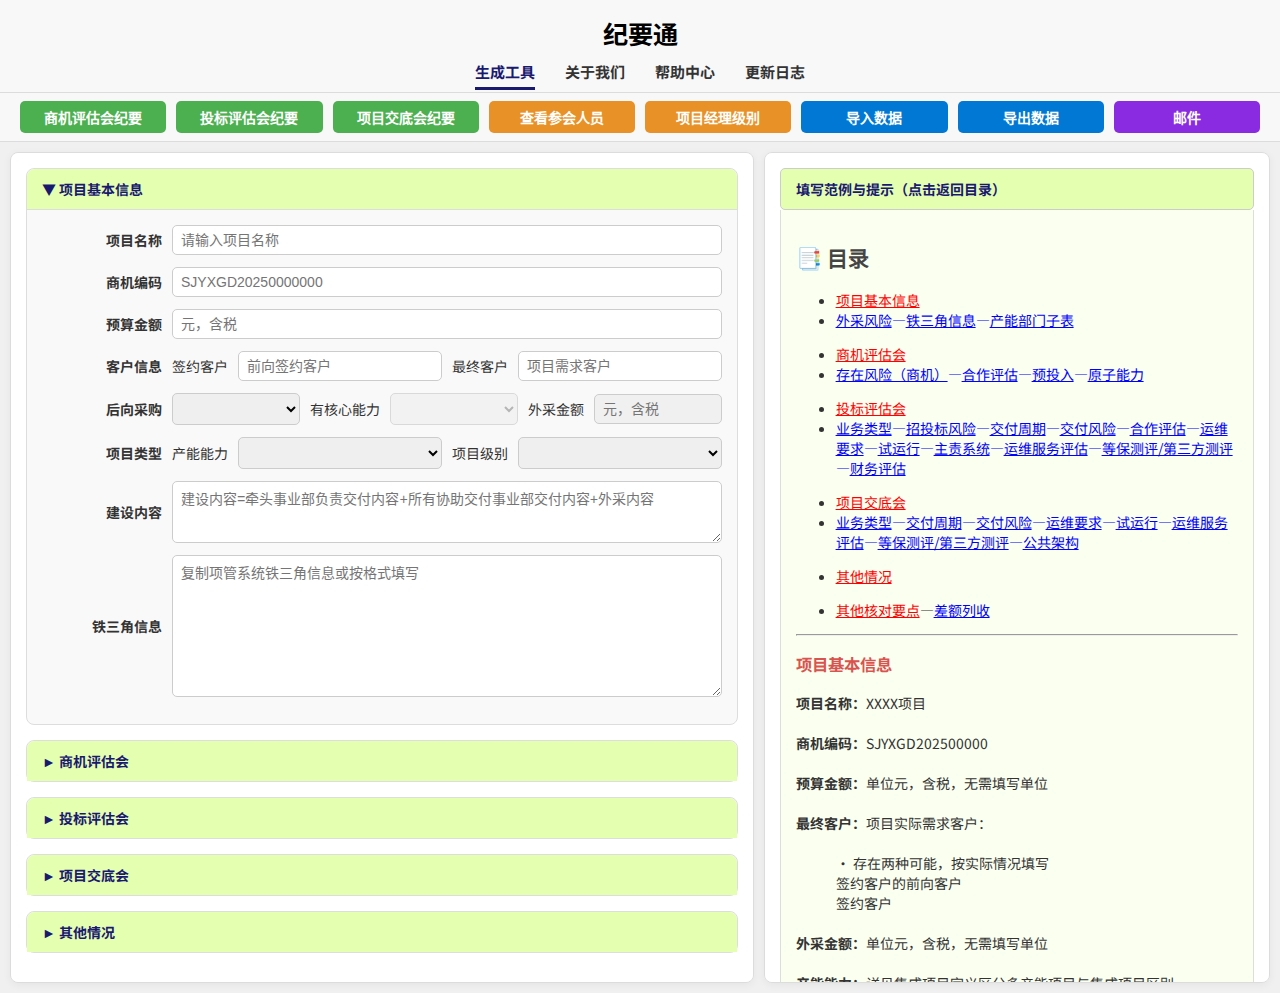
<file: index.html>
<!DOCTYPE html>
<html lang="zh-CN">
<head>
    <meta charset="UTF-8">
    <meta name="viewport" content="width=device-width, initial-scale=1.0">
    <title>纪要通-两点三会纪要生成工具 (Web版)</title>
    <link rel="stylesheet" href="style.css">
    <!-- Cloudflare Web Analytics --><script defer src='https://static.cloudflareinsights.com/beacon.min.js' data-cf-beacon='{"token": "5a2ccbfb311f4a10a432a2f9e84d6cdc"}'></script><!-- End Cloudflare Web Analytics -->
    <link rel="icon" type="image/x-icon" href="app_icon.ico">

    
<script>
var _hmt = _hmt || [];
(function() {
  var hm = document.createElement("script");
  hm.src = "https://hm.baidu.com/hm.js?1afc24c2a44e933ca14643b1989e9b08";
  var s = document.getElementsByTagName("script")[0]; 
  s.parentNode.insertBefore(hm, s);
})();
</script>

</head>
<body>
    <nav class="navbar">
        <div class="nav-logo-container">
             <a href="index.html" class="nav-logo">纪要通</a>
        </div>
        <div class="nav-container">
            <ul class="nav-menu">
                <li><a href="index.html" class="active">生成工具</a></li>
                <li><a href="about.html">关于我们</a></li>
                <li><a href="help.html">帮助中心</a></li>
                <li><a href="blog.html">更新日志</a></li>
            </ul>
        </div>
    </nav>

    <div id="app-container">
        <header class="top-bar">
            <button id="btn-gen-opportunity" class="btn btn-generate">商机评估会纪要</button>
            <button id="btn-gen-bidding" class="btn btn-generate">投标评估会纪要</button>
            <button id="btn-gen-kickoff" class="btn btn-generate">项目交底会纪要</button>
            <div class="spacer"></div>
            <button id="btn-show-attendees" class="btn btn-info">查看参会人员</button>
            <button id="btn-query-pm" class="btn btn-info">项目经理级别</button>
            <button id="btn-import" class="btn btn-io">导入数据</button>
            <button id="btn-export" class="btn btn-io">导出数据</button>
            <button id="btn-email" class="btn btn-special">邮件</button>
            <input type="file" id="import-file-input" style="display: none;" accept=".json">
        </header>

        <main class="main-content">
            <div class="panel left-panel">
                <form id="main-form">
                    <details class="collapsible-section" open>
                        <summary>项目基本信息</summary>
                        <div class="section-content">
                            <div class="form-row"><label for="projectName">项目名称</label><input type="text" id="projectName" placeholder="请输入项目名称"></div>
                            <div class="form-row"><label for="businessCode">商机编码</label><input type="text" id="businessCode" placeholder="SJYXGD20250000000"></div>
                            <div class="form-row"><label for="budgetAmount">预算金额</label><input type="text" id="budgetAmount" placeholder="元，含税"></div>
                            <div class="form-row"><label>客户信息</label>
                                <div class="inline-group">
                                    <label for="contractClient">签约客户</label><input type="text" id="contractClient" placeholder="前向签约客户">
                                    <label for="endClient">最终客户</label><input type="text" id="endClient" placeholder="项目需求客户">
                                </div>
                            </div>
                            <div class="form-row"><label>后向采购</label>
                                <div class="inline-group">
                                    <select id="procurement"><option value=""></option><option value="是">是</option><option value="否">否</option></select>
                                    <label for="coreCapability">有核心能力</label><select id="coreCapability" disabled><option value=""></option><option value="是">是</option><option value="否">否</option></select>
                                    <label for="procurementAmount">外采金额</label><input type="text" id="procurementAmount" placeholder="元，含税" disabled>
                                </div>
                            </div>
                            <div class="form-row" id="coreCapabilityWarning" style="display: none;"><p class="warning-text">项目解构存在自有核心能力，若需外采能力，产能部门在商机评估会前<br>发起项目核心能力外采评估【钉钉流程】。如未通过评审，不得外采。</p></div>
                             <div class="form-row"><label>项目类型</label>
                                <div class="inline-group">
                                    <label for="capacityType">产能能力</label>
                                    <select id="capacityType"><option value=""></option><option value="单产能">单产能</option><option value="多产能">多产能</option><option value="大集成">大集成</option></select>
                                    <label for="projectLevel">项目级别</label>
                                    <select id="projectLevel"><option value=""></option><option value="A类">A类</option><option value="B类">B类</option><option value="C类">C类</option></select>
                                </div>
                            </div>
                            <div class="form-row"><label for="constructionContent">建设内容</label><textarea id="constructionContent" rows="3" placeholder="建设内容=牵头事业部负责交付内容+所有协助交付事业部交付内容+外采内容"></textarea></div>
                            <div class="form-row" id="procurementRiskRow" style="display: none;"><label for="procurementRisk">外采风险</label><textarea id="procurementRisk" rows="3" placeholder="外采产能部门负责内容/工作、外采原因、外采内容、外采预算"></textarea></div>
                            <div class="form-row"><label for="ironTriangleInput">铁三角信息</label><textarea id="ironTriangleInput" rows="8" placeholder="复制项管系统铁三角信息或按格式填写"></textarea></div>
                        </div>
                    </details>
                    
                    <table id="deliveryDetailsTable" style="display: none;">
                        <thead>
                            <tr><th>类型</th><th>事业部</th><th>项目经理</th><th>交付内容</th><th>预算（万元）</th></tr>
                        </thead>
                        <tbody>
                            </tbody>
                    </table>

                    <details class="collapsible-section">
                        <summary>商机评估会</summary>
                        <div class="section-content">
                            <div class="form-row"><label>项目效益</label>
                                <div class="inline-group">
                                    <label for="SJ_grossMargin">毛利率 (%)</label><input type="text" id="SJ_grossMargin" placeholder="不含税，保留两位小数">
                                    <label for="SJ_netMargin">净利润率 (%)</label><input type="text" id="SJ_netMargin" placeholder="不含税，保留两位小数">
                                </div>
                            </div>
                            <div class="form-row"><label for="SJ_projectRisk">存在风险</label><textarea id="SJ_projectRisk" rows="3" placeholder="商机阶段风险初步评估（签约风险、需求风险、提前开工风险等，项目组如实反馈）"></textarea></div>
                            <div class="form-row"><label for="SJ_projectCooperationNeeded">项目合作</label><select id="SJ_projectCooperationNeeded"><option value=""></option><option value="是">是</option><option value="否">否</option></select></div>
                            <div class="form-row" id="SJ_projectCooperationAssessmentRow" style="display: none;"><label for="SJ_projectCooperationAssessment">项目合作评估</label><textarea id="SJ_projectCooperationAssessment" rows="3" placeholder="项目合作邀请市场部项目合作评估师参会，对合作伙伴是否有风险进行评估把关、给出评估结论
A角：高仲凯 B角：许海燕
评估要点与采购风险要求一致，严禁自有能力合作等"></textarea></div>
                            <div class="form-row"><label for="SJ_preInvestmentNeeded">预投入</label><select id="SJ_preInvestmentNeeded"><option value=""></option><option value="是">是</option><option value="否">否</option></select></div>
                            <div class="form-row" id="SJ_preInvestmentDetailsRow" style="display: none;"><label for="SJ_preInvestmentDetails">预投入情况</label><textarea id="SJ_preInvestmentDetails" rows="3" placeholder="记录提前开工情况（提前开工原因、提前开工的时间点、预估成本、当前实施进度、已投入情况、预估签约时间）"></textarea></div>
                            <div class="form-row"><label for="SJ_atomicCapability">原子能力评估</label><input type="text" id="SJ_atomicCapability"></div>
                        </div>
                    </details>
                    
                    <details class="collapsible-section">
                         <summary>投标评估会</summary>
                        <div class="section-content">
                            <div class="form-row"><label>项目信息</label><div class="inline-group"><label>业务类型</label><select id="TB_businessType"><option value=""></option><option value="软件研发类">软件研发类</option><option value="服务运营类">服务运营类</option><option value="集成类">集成类</option></select><label>毛利率 (%)</label><input type="text" id="TB_grossMargin" placeholder="不含税,保留两位小数"></div></div>
                            <div class="form-row"><label>投标信息</label><div class="inline-group"><label>投标主体</label><select id="TB_biddingEntity"><option value=""></option><option value="亿迅本部">亿迅本部</option><option value="亿迅分公司">亿迅分公司</option><option value="广东中数智">广东中数智</option><option value="中电信数智">中电信数智</option></select><label>投标方式</label><select id="TB_biddingMethod"><option value=""></option><option>公开招标</option><option>邀请招标</option><option>单一来源</option><option>原子能力下单</option><option>直接采购</option><option>比选</option><option>询价</option><option>竞争性谈判</option><option>电商采购</option><option>订单方式</option></select></div></div>
                            <div class="form-row" id="TB_biddingDatesRow"><label>投标日期</label><div class="inline-group"><label for="TB_bidOpeningDate">开标时间</label><input type="date" id="TB_bidOpeningDate" disabled><label for="TB_bidResponseDate">应答时间</label><input type="date" id="TB_bidResponseDate" disabled></div></div>
                            <div class="form-row" id="TB_biddingRiskRow" style="display: none;"><label for="TB_biddingRisk">招投标风险</label><textarea id="TB_biddingRisk" rows="3"></textarea></div>
                            <div class="form-row"><label for="TB_deliveryPeriod">交付周期</label><input type="text" id="TB_deliveryPeriod" placeholder="交付时间要求"></div>
                            <div class="form-row"><label for="TB_deliveryRisk">交付风险</label><textarea id="TB_deliveryRisk" rows="3" placeholder="交付风险（客户需求是否清晰、交付内容是否可行、交付周期是否可行）"></textarea></div>
                            <div class="form-row"><label for="TB_projectCooperationNeeded">项目合作</label><select id="TB_projectCooperationNeeded"><option value=""></option><option value="是">是</option><option value="否">否</option></select></div>
                            <div class="form-row" id="TB_projectCooperationAssessmentRow" style="display: none;"><label for="TB_projectCooperationAssessment">项目合作评估</label><textarea id="TB_projectCooperationAssessment" rows="3" placeholder="项目合作邀请市场部项目合作评估师参会，对合作伙伴是否有风险进行评估把关、给出评估结论
A角：高仲凯 B角：许海燕
评估要点与采购风险要求一致，严禁自有能力合作等"></textarea></div>
                            <div class="form-row"><label for="TB_maintenanceRequirements">运维要求</label><textarea id="TB_maintenanceRequirements" rows="3" placeholder="客户的响应时限、人员驻点、考核等工作要求和费用是否可满足；如有外采，需关注厂家提供的运维服务期与项目要求的服务期是否匹配"></textarea></div>
                            <div class="form-row"><label for="TB_trialRun">试运行情况</label><textarea id="TB_trialRun" rows="3" placeholder="按项目组反馈情况，核实相关材料后给出评估结论"></textarea></div>
                            <div class="form-row"><label for="TB_isPrimarySystem">亿迅主责系统</label><select id="TB_isPrimarySystem"><option value=""></option><option value="是">是</option><option value="否">否</option></select></div>
                            <div class="form-row" id="TB_securityAssessmentRow" style="display: none;"><label for="TB_securityAssessment">网络和信息安全评估</label><textarea id="TB_securityAssessment" rows="3" placeholder="项目以系统形式存在并属亿迅公司主责，上线阶段运营管理部/研发与质量管理中心将组织独立评审，涵盖安全纳管、渗透测试、风险评估、定级备案等。
邀请运营管理部/研发与质量管理中心（吴中华/陆艺阳）参会，会上评估后给出结论"></textarea></div>
                            <div class="form-row"><label for="TB_maintenanceAssessment">运维服务<br \>评估意见</label><textarea id="TB_maintenanceAssessment" rows="3" placeholder="邀请运营管理部/研发与质量管理中心参会，会上评估后给出结论
A角：熊俊伟 B角：蒋朝豪；"></textarea></div>
                            <div class="form-row"><label for="TB_testingRequirements">等保测评<br \>第三方测评</label><textarea id="TB_testingRequirements" rows="3" placeholder="等保测评/专家评审/第三方测评（谁负责、成本是否可覆盖）
按项目情况，核实相关材料后给出评估结论"></textarea></div>
                            <div class="form-row"><p class="info-text">根据中电信粤亿迅〔2025】20号-关于印发广东亿迅科技有限公司对外支付保证金管理办法的通知要求：<br \>
投标保证金支付金额不超过投标报价的2%，履约保证金支付金额不超过业务合同总额的10%，质量保证金支付金额不超过业务合同总额的 5%，预付款保证金支付金额不超过业务合同总额的15%与预付款的孰低值。<br \><br \>
在投标评估会时需要对各项保证金是否超出上限进行判断，若保证金支付金额超出上限规定的，采取一事一议的原则，由使用部门提交总经理办公会进行决策。</p></div>        
                            <div class="form-row"><label for="TB_financialAssessment">财务评估</label><textarea id="TB_financialAssessment" rows="3" placeholder="【财务团队评估】（50万以上项目财务部参加投标评估会）：BC类不涉及外采的刘椰韵参加，SM的钟晓华，其他情况戴亮参加"></textarea></div>
                        </div>
                    </details>
                    
                    <details class="collapsible-section">
                        <summary>项目交底会</summary>
                        <div class="section-content">
                            <div class="form-row"><label for="JD_businessType">业务类型</label><select id="JD_businessType"><option value=""></option><option>软件研发类</option><option>服务运营类</option><option>集成类</option></select></div>
                            <div class="form-row"><label for="JD_biddingMethod">投标方式</label><select id="JD_biddingMethod"><option value=""></option><option>公开招标</option><option>邀请招标</option><option>单一来源</option><option>原子能力下单</option><option>直接采购</option><option>比选</option><option>询价</option><option>竞争性谈判</option><option>电商采购</option><option>订单方式</option></select></div>
                            <div class="form-row" id="JD_biddingDatesRow1"><label>投标日期</label><div class="inline-group"><label for="JD_bidOpeningDate">开标时间</label><input type="date" id="JD_bidOpeningDate" disabled><label for="JD_bidResponseDate">应答时间</label><input type="date" id="JD_bidResponseDate" disabled></div></div>
                            <div class="form-row" id="JD_biddingDatesRow2"><label>中标/签约</label><div class="inline-group"><label for="JD_awardDate">中标时间</label><input type="date" id="JD_awardDate" disabled><label for="JD_signingDate">签约时间</label><input type="date" id="JD_signingDate"></div></div>
                            <div class="form-row"><label for="JD_deliveryPeriod">交付周期</label><input type="text" id="JD_deliveryPeriod" placeholder="交付时间要求"></div>
                            <div class="form-row"><label for="JD_deliveryRisk">交付风险</label><textarea id="JD_deliveryRisk" rows="3" placeholder="交付风险（客户需求是否清晰、交付内容是否可行、交付周期是否可行）"></textarea></div>
                            <div class="form-row"><label for="JD_maintenanceRequirements">运维要求</label><textarea id="JD_maintenanceRequirements" rows="3" placeholder="客户的响应时限、人员驻点、考核等工作要求和费用是否可满足；如有外采，需关注厂家提供的运维服务期与项目要求的服务期是否匹配"></textarea></div>
                            <div class="form-row"><label for="JD_trialRun">试运行情况</label><textarea id="JD_trialRun" rows="3" placeholder="按项目组反馈情况，核实相关材料后给出评估结论"></textarea></div>
                            <div class="form-row"><label for="JD_maintenanceAssessment">运维服务<br \>评估意见</label><textarea id="JD_maintenanceAssessment" rows="3" placeholder="如较前期会议有变动，则邀请运营管理部/研发与质量管理中心参会，重新评估结论
A角：熊俊伟 B角：蒋朝豪；"></textarea></div>
                            <div class="form-row"><label for="JD_testingRequirements">等保测评<br \>第三方测评</label><textarea id="JD_testingRequirements" rows="3" placeholder="等保测评/专家评审/第三方测评（谁负责、成本是否可覆盖）
按项目情况，核实相关材料后给出评估结论"></textarea></div>
                            <div class="form-row"><p class="info-text">公共架构评估：必须邀请公共架构师参会</p></div>                            
                            <div class="form-row"><label for="other-check">其他内容核对<br \>(无需填写)</label><textarea id="other-check" rows="3" readonly>1、项管系统中MSS商机编码证明材料要下载，核对是否跟系统MSS商机编码一致
2、项目合同履约信息项目进度款、初验款、终验款等阶段要跟项目实际情况匹配
3、干系人清单确认是否合理</textarea>
</div>
                        </div>
                    </details>
                    
                    <details class="collapsible-section">
                        <summary>其他情况</summary>
                         <div class="section-content">
                            <div class="form-row"><label for="OT_risk">其他风险/情况</label><textarea id="OT_risk" rows="3" placeholder="若有其他风险请填写，无则留空"></textarea></div>
                        </div>
                    </details>
                </form>
            </div>
            <div class="panel right-panel">
                <a href="#toc" class="help-title-button">填写范例与提示（点击返回目录）</a>
                <div class="help-content">
                    </div>
            </div>
        </main>
    </div>

    <div id="report-modal" class="modal-overlay" style="display: none;">
        <div class="modal-content">
            <h3 id="report-title">纪要内容</h3>
            <textarea id="report-text" readonly></textarea>
            <button id="close-report-modal" class="btn">关闭</button>
        </div>
    </div>

    <div id="pm-query-modal" class="modal-overlay" style="display: none;">
         <div class="modal-content wide">
            <h3>项目经理级别查询</h3>
            <h4>自动匹配结果</h4>
            <div class="result-group">
                
                <p id="pm-auto-result">正在匹配...</p>
            </div>
            <div class="table-group">
                <h4>人员列表查询</h4>
                <div class="filter-controls">
                    <input type="text" id="pm-search-input" placeholder="按姓名筛选...">
                    <select id="pm-dept-filter"></select>
                </div>
                <div class="table-container">
                    <table id="pm-full-table">
                        <thead><tr><th>项目经理</th><th>级别</th><th>在职部门</th></tr></thead>
                        <tbody></tbody>
                    </table>
                </div>
            </div>
            <button id="close-pm-modal" class="btn">关闭</button>
        </div>
    </div>

    <div id="attendees-modal" class="modal-overlay" style="display: none;">
        <div class="modal-content">
            <h3>参会人员清单</h3>
            <p class="small-text">请填写全部信息，否则参会人员显示不全</p>
            <div class="attendees-form">
                 <div class="form-row"><label>会议类型</label><select id="attendees-meetingType"><option value=""></option><option>商机评估会</option><option>投标评估会</option><option>商机、投标评估会</option><option>项目交底会</option></select></div>
                 <div class="form-row"><label>项目级别</label><select id="attendees-projectLevel"><option value=""></option><option>A类</option><option>B类</option><option>C类</option></select></div>
                 <div class="form-row"><label>项目预算(万元)</label><input type="text" id="attendees-budgetAmount"></div>
                 <div class="form-row"><label>项目合作/变更</label><select id="attendees-cooperation"><option value=""></option><option>是</option><option>否</option></select></div>
                 <div class="form-row"><label>涉及外采/变更</label><select id="attendees-procurement"><option value=""></option><option>是</option><option>否</option></select></div>
                 <div class="form-row"><label>亿迅主责系统</label><select id="attendees-primarySystem"><option value=""></option><option>是</option><option>否</option></select></div>
                 <div class="form-row"><label>存在法律风险</label><select id="attendees-legalRisk"><option value=""></option><option>是</option><option>否</option></select></div>
            </div>
            <textarea id="attendees-output" readonly rows="8"></textarea>
            <button id="close-attendees-modal" class="btn">关闭</button>
        </div>
    </div>
    
    <div id="email-modal" class="modal-overlay" style="display: none;">
        <div class="modal-content wide">
            <h3>邮件信息:选择需要发送邮件的部门</h3>
            <div class="email-controls">
            
                <div class="spacer"></div>
                <button id="email-refresh-btn" class="btn btn-secondary">↻ 重新同步部门</button>
                <button id="email-add-btn" class="btn">+ 添加部门</button>
            </div>
            <div id="email-checklist" class="email-checklist-container">
                </div>
            <h4>收件人列表 (已去重):</h4>
            <textarea id="email-output" readonly rows="6"></textarea>
            <button id="close-email-modal" class="btn">关闭</button>
        </div>
    </div>


    <script src="script.js"></script>
</body>
</html>
</file>
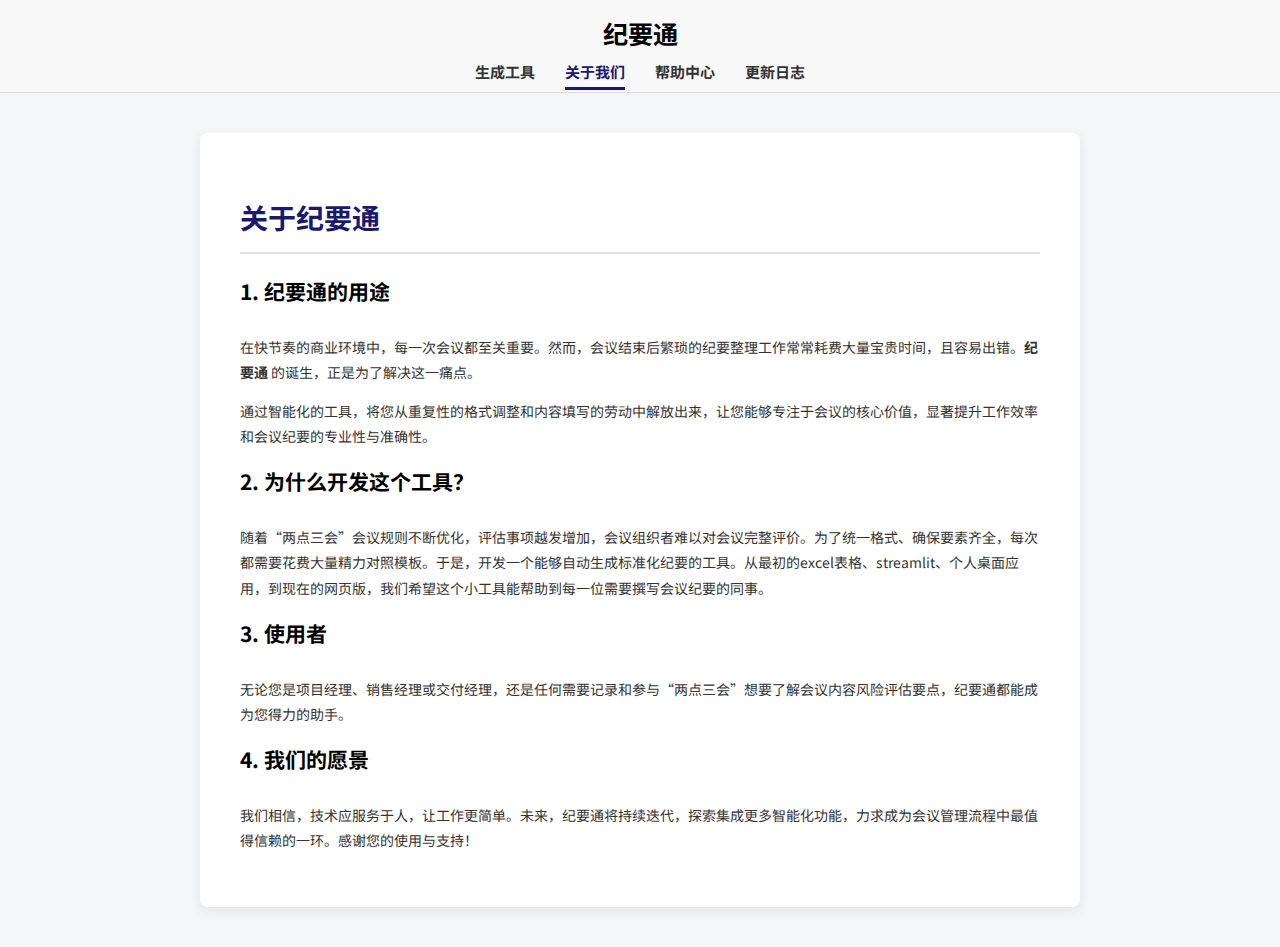
<file: about.html>
<!DOCTYPE html>
<html lang="zh-CN">
<head>
    <meta charset="UTF-8">
    <meta name="viewport" content="width=device-width, initial-scale=1.0">
    <title>关于我们 - 纪要通</title>
    <link rel="stylesheet" href="style.css">
    <style>
        body { font-family: 'Noto Sans SC', sans-serif; background-color: #f4f6f8; margin: 0; }
        .content-container { max-width: 800px; margin: 40px auto; padding: 40px; background-color: #fff; border-radius: 8px; box-shadow: 0 4px 12px rgba(0,0,0,0.08); line-height: 1.8; }
        h1 { color: #191970; border-bottom: 2px solid #e0e0e0; padding-bottom: 10px; }
        h2 { color: #000000; padding-bottom: 10px; margin: 0 0 10px 0; font-size: 1.5em;}

    </style>
    <link rel="icon" type="image/x-icon" href="app_icon.ico">

<script>
var _hmt = _hmt || [];
(function() {
  var hm = document.createElement("script");
  hm.src = "https://hm.baidu.com/hm.js?1afc24c2a44e933ca14643b1989e9b08";
  var s = document.getElementsByTagName("script")[0]; 
  s.parentNode.insertBefore(hm, s);
})();
</script>


</head>
<body>

    <nav class="navbar">
        <div class="nav-logo-container">
             <a href="index.html" class="nav-logo">纪要通</a>
        </div>
        <div class="nav-container">
            <ul class="nav-menu">
                <li><a href="index.html" >生成工具</a></li>
                <li><a href="about.html" class="active">关于我们</a></li>
                <li><a href="help.html">帮助中心</a></li>
                <li><a href="blog.html">更新日志</a></li>
            </ul>
        </div>
    </nav>

    <div class="content-container">
        <h1>关于纪要通</h1>
        
        <h2>1. 纪要通的用途</h2>
        <p>在快节奏的商业环境中，每一次会议都至关重要。然而，会议结束后繁琐的纪要整理工作常常耗费大量宝贵时间，且容易出错。<strong>纪要通 </strong> 的诞生，正是为了解决这一痛点。</p>
        <p>通过智能化的工具，将您从重复性的格式调整和内容填写的劳动中解放出来，让您能够专注于会议的核心价值，显著提升工作效率和会议纪要的专业性与准确性。</p>

        <h2>2. 为什么开发这个工具？</h2>
        <p>随着“两点三会”会议规则不断优化，评估事项越发增加，会议组织者难以对会议完整评价。为了统一格式、确保要素齐全，每次都需要花费大量精力对照模板。于是，开发一个能够自动生成标准化纪要的工具。从最初的excel表格、streamlit、个人桌面应用，到现在的网页版，我们希望这个小工具能帮助到每一位需要撰写会议纪要的同事。</p>

        <h2>3. 使用者</h2>
        <p>无论您是项目经理、销售经理或交付经理，还是任何需要记录和参与“两点三会”想要了解会议内容风险评估要点，纪要通都能成为您得力的助手。
        </ul>

        <h2>4. 我们的愿景</h2>
        <p>我们相信，技术应服务于人，让工作更简单。未来，纪要通将持续迭代，探索集成更多智能化功能，力求成为会议管理流程中最值得信赖的一环。感谢您的使用与支持！</p>
    </div>

</body>
</html>
</file>
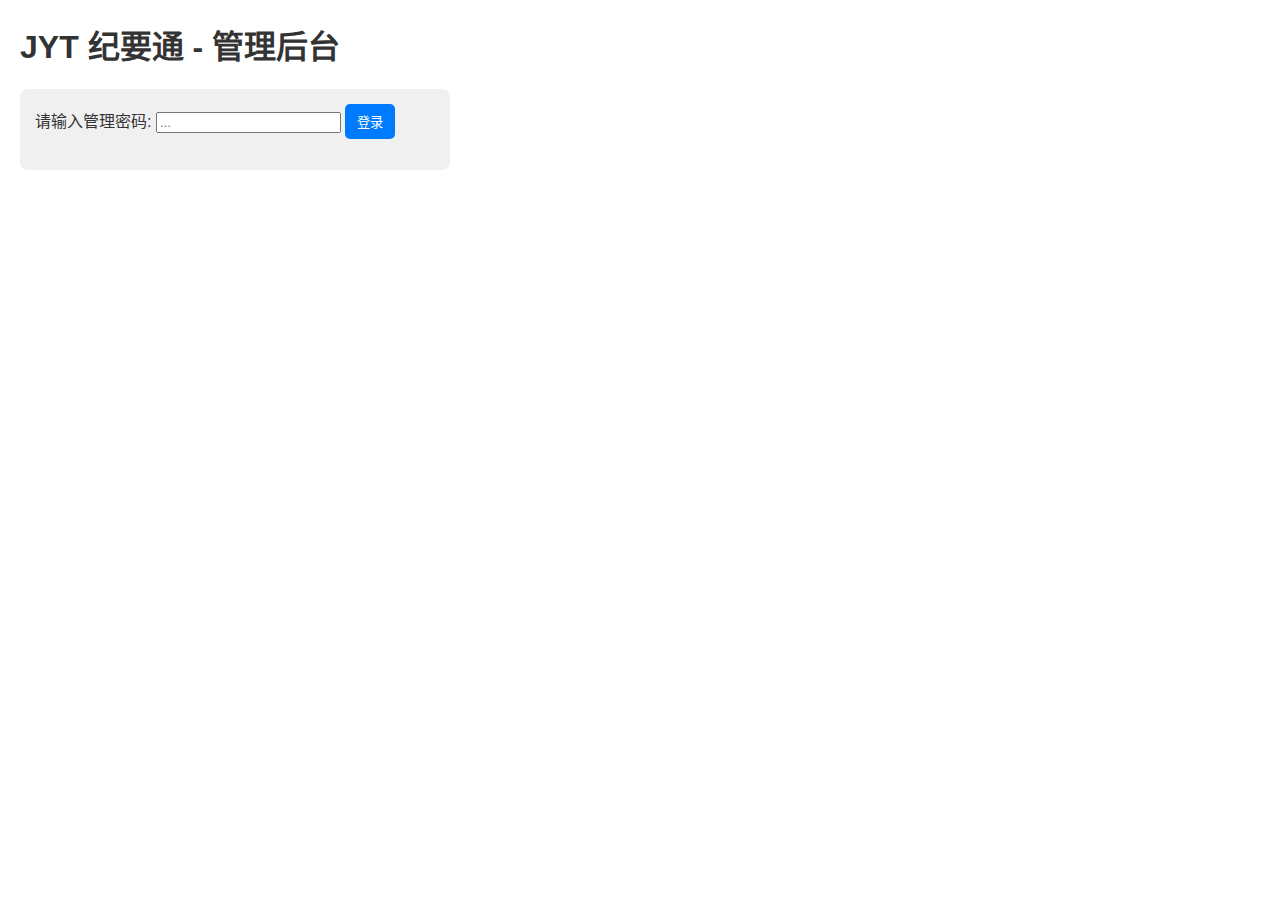
<file: admin.html>
<!DOCTYPE html>
<html lang="zh-CN">
<head>
    <meta charset="UTF-8">
    <title>JYT 管理后台</title>
    <style>
        body { font-family: sans-serif; margin: 20px; color: #333; }
        #auth { background: #f0f0f0; padding: 15px; border-radius: 8px; max-width: 400px; }
        #content { display: none; }
        table { width: 100%; border-collapse: collapse; margin-top: 15px; }
        th, td { border: 1px solid #ddd; padding: 10px; text-align: left; }
        th { background-color: #f2f2f2; }
        .delete-btn { color: #dc3545; cursor: pointer; font-weight: bold; }
        
        /* 按钮样式 */
        button {
            background-color: #007bff; color: white; padding: 8px 12px;
            border: none; border-radius: 5px; cursor: pointer;
        }
        button:disabled { background-color: #ccc; }
        #delete-selected-btn, #export-selected-btn, #export-json-btn{ 
            display: none; /* 默认隐藏 */
            color: white; padding: 5px 10px; border: none; 
            border-radius: 5px; cursor: pointer; 
            margin-bottom: 10px; margin-right: 5px;
        }
        #delete-selected-btn { background-color: #dc3545; }
        #export-selected-btn { background-color: #28a745; }
        #export-filtered-btn { background-color: #17a2b8; }
        #export-json-btn { background-color: #3832a9; }

        /* 新增：过滤和分页 */
        .controls-bar {
            background: #f9f9f9; padding: 15px; border: 1px solid #eee;
            border-radius: 8px; display: flex; flex-wrap: wrap; 
            gap: 15px; align-items: center;
        }
        .controls-bar label { font-weight: bold; }
        .controls-bar input, .controls-bar select {
            padding: 5px; border: 1px solid #ccc; border-radius: 4px;
        }
        #pagination-controls {
            margin-top: 15px; text-align: center;
        }
        #pagination-controls button { margin: 0 5px; }
        #page-info { font-weight: bold; }
    </style>
</head>
<body>
    <h1>JYT 纪要通 - 管理后台</h1>

    <div id="auth">
        <label for="password">请输入管理密码:</label>
        <input type="password" id="password" placeholder="..."/>
        <button id="login-btn">登录</button>
        <p id="error-msg" style="color:red;"></p>
    </div>

    <div id="content">
        
        <div class="controls-bar">
            <label for="start-date">开始日期:</label>
            <input type="date" id="start-date" value="2025-10-01">
            
            <label for="end-date">结束日期:</label>
            <input type="date" id="end-date" value="2026-12-31">
            
            <label for="per-page">每页:</label>
            <select id="per-page">
                <option value="20">50</option>
                <option value="50">100</option>
                <option value="100">200</option>
            </select>
            
            <button id="filter-btn">过滤/刷新</button>
            <button id="export-filtered-btn">导出 (按日期)</button>
        </div>

        <div style="margin-top: 15px;">
            <button id="delete-selected-btn">删除选中 (0)</button>
            <button id="export-selected-btn">导出选中 (0)</button>
            <button id="export-json-btn">导出原始JSON (0)</button>
        </div>
        
        <table id="records-table">
            <thead>
                <tr>
                    <th style="width: 30px;"><input type="checkbox" id="check-all"></th>
                    <th>ID</th>
                    <th>项目名称</th>
                    <th>商机编码</th>
                    <th>保存时间</th>
                    <th>操作</th>
                </tr>
            </thead>
            <tbody>
                </tbody>
        </table>

        <div id="pagination-controls">
            <button id="prev-page" disabled>« 上一页</button>
            <span id="page-info">第 1 / 1 页</span>
            <button id="next-page" disabled>下一页 »</button>
            <div id="total-items-info" style="margin-top: 5px; font-size: 0.9em; color: #555;"></div>
        </div>
    </div>

    <script src="script-admin.js"></script>
</body>
</html>
</file>
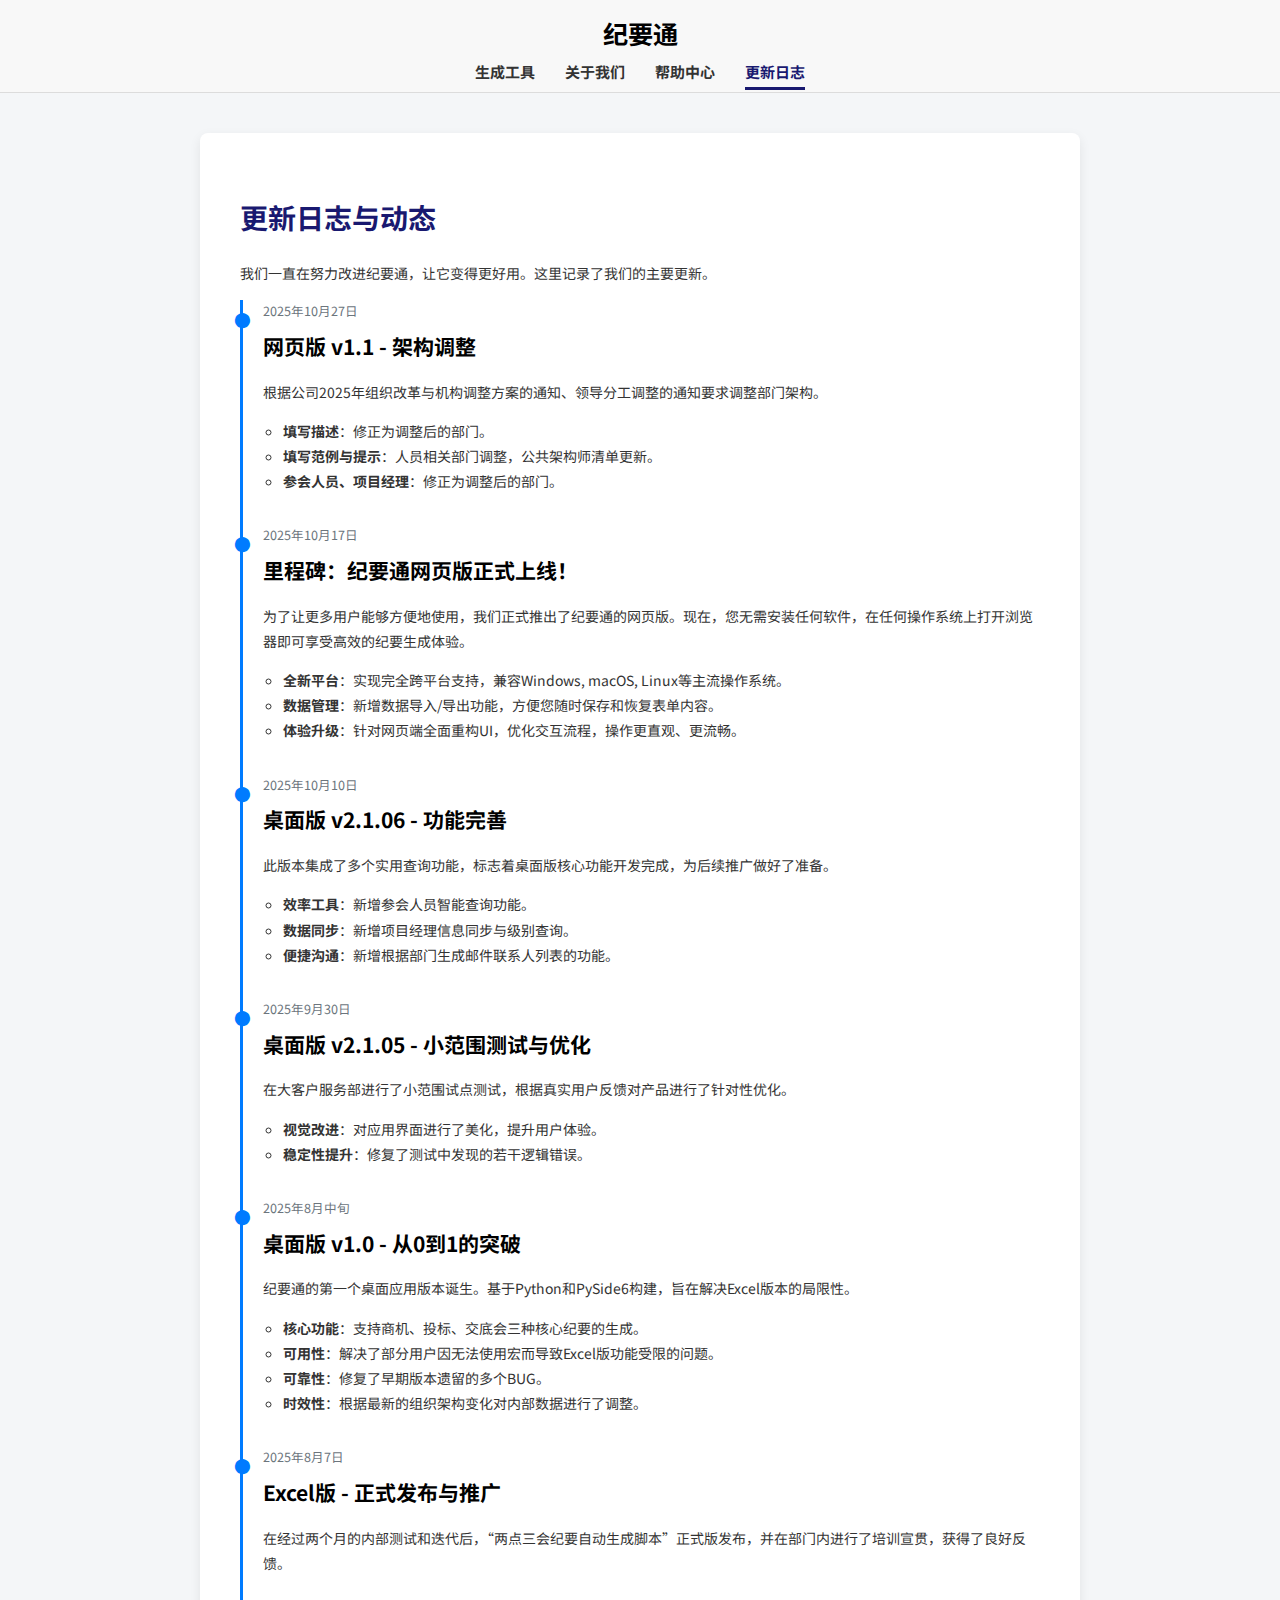
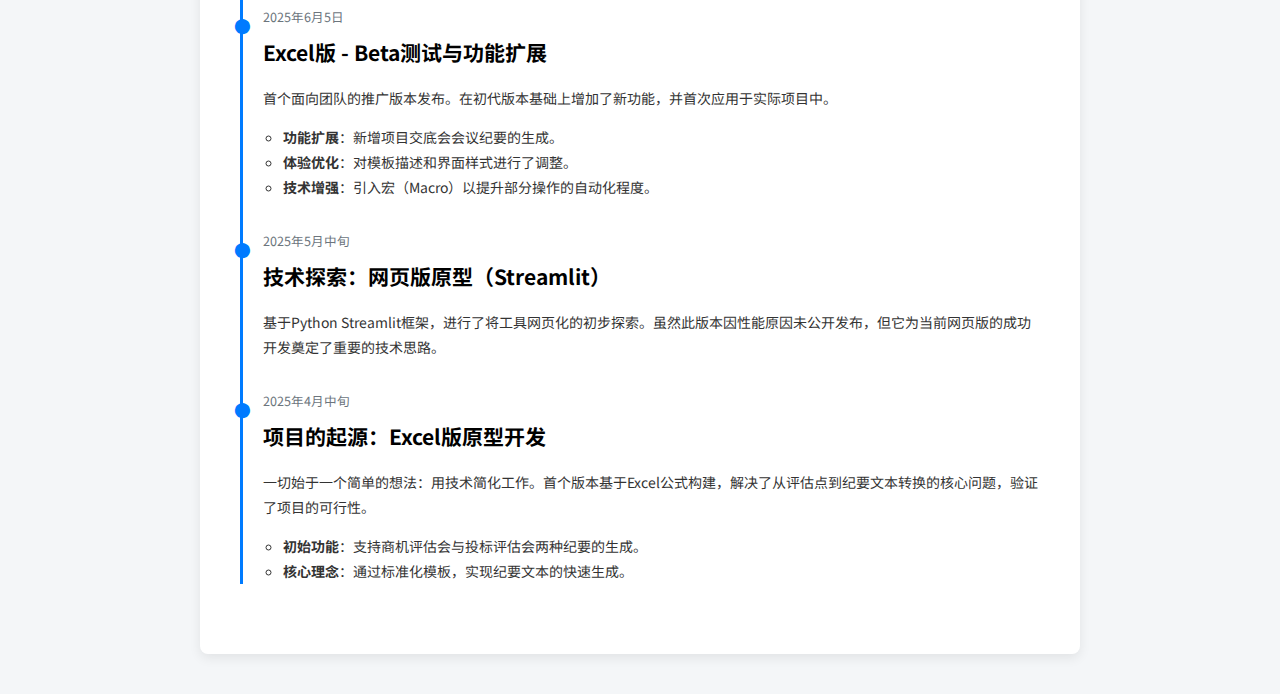
<file: blog.html>
<!DOCTYPE html>
<html lang="zh-CN">
<head>
    <meta charset="UTF-8">
    <meta name="viewport" content="width=device-width, initial-scale=1.0">
    <title>更新日志 - 纪要通</title>
    <link rel="stylesheet" href="style.css">
    <style>
        body { font-family: 'Noto Sans SC', sans-serif; background-color: #f4f6f8; margin: 0; }
        .content-container { max-width: 800px; margin: 40px auto; padding: 40px; background-color: #fff; border-radius: 8px; box-shadow: 0 4px 12px rgba(0,0,0,0.08); line-height: 1.8; }
        h1 { color: #191970; }
        .update-log { list-style: none; padding-left: 0; border-left: 3px solid #007bff; }
        .update-item { padding-left: 20px; margin-bottom: 30px; position: relative; }
        .update-item::before { content: '●'; color: #007bff; position: absolute; left: -9px; top: 5px; font-size: 1.2em; }
        .update-date { display: block; color: #6c757d; font-size: 0.9em; margin-bottom: 5px; }
        .update-item h2 { margin: 0 0 10px 0; font-size: 1.5em; color: #000000; }
        .update-item ul { padding-left: 20px; }
    </style>
    <link rel="icon" type="image/x-icon" href="app_icon.ico">

<script>
var _hmt = _hmt || [];
(function() {
  var hm = document.createElement("script");
  hm.src = "https://hm.baidu.com/hm.js?1afc24c2a44e933ca14643b1989e9b08";
  var s = document.getElementsByTagName("script")[0]; 
  s.parentNode.insertBefore(hm, s);
})();
</script>




</head>
<body>

    <nav class="navbar">
        <div class="nav-logo-container">
             <a href="index.html" class="nav-logo">纪要通</a>
        </div>
        <div class="nav-container">
            <ul class="nav-menu">
                <li><a href="index.html">生成工具</a></li>
                <li><a href="about.html">关于我们</a></li>
                <li><a href="help.html">帮助中心</a></li>
                <li><a href="blog.html" class="active">更新日志</a></li>
            </ul>
        </div>
    </nav>

    <div class="content-container">
        <h1>更新日志与动态</h1>
        <p>我们一直在努力改进纪要通，让它变得更好用。这里记录了我们的主要更新。</p>
        
        <ul class="update-log">
            <li class="update-item">
                <span class="update-date">2025年10月27日</span>
                <h2>网页版 v1.1 - 架构调整</h2>
                <p>根据公司2025年组织改革与机构调整方案的通知、领导分工调整的通知要求调整部门架构。</p>
                <ul>
                    <li><strong>填写描述</strong>：修正为调整后的部门。</li>
                    <li><strong>填写范例与提示</strong>：人员相关部门调整，公共架构师清单更新。</li>
                    <li><strong>参会人员、项目经理</strong>：修正为调整后的部门。</li>
                </ul>
            </li>

            <li class="update-item">
                <span class="update-date">2025年10月17日</span>
                <h2>里程碑：纪要通网页版正式上线！</h2>
                <p>为了让更多用户能够方便地使用，我们正式推出了纪要通的网页版。现在，您无需安装任何软件，在任何操作系统上打开浏览器即可享受高效的纪要生成体验。</p>
                <ul>
                    <li><strong>全新平台</strong>：实现完全跨平台支持，兼容Windows, macOS, Linux等主流操作系统。</li>
                    <li><strong>数据管理</strong>：新增数据导入/导出功能，方便您随时保存和恢复表单内容。</li>
                    <li><strong>体验升级</strong>：针对网页端全面重构UI，优化交互流程，操作更直观、更流畅。</li>
                </ul>
            </li>

            <li class="update-item">
                <span class="update-date">2025年10月10日</span>
                <h2>桌面版 v2.1.06 - 功能完善</h2>
                <p>此版本集成了多个实用查询功能，标志着桌面版核心功能开发完成，为后续推广做好了准备。</p>
                <ul>
                    <li><strong>效率工具</strong>：新增参会人员智能查询功能。</li>
                    <li><strong>数据同步</strong>：新增项目经理信息同步与级别查询。</li>
                    <li><strong>便捷沟通</strong>：新增根据部门生成邮件联系人列表的功能。</li>
                </ul>
            </li>
            <li class="update-item">
                <span class="update-date">2025年9月30日</span>
                <h2>桌面版 v2.1.05 - 小范围测试与优化</h2>
                <p>在大客户服务部进行了小范围试点测试，根据真实用户反馈对产品进行了针对性优化。</p>
                <ul>
                    <li><strong>视觉改进</strong>：对应用界面进行了美化，提升用户体验。</li>
                    <li><strong>稳定性提升</strong>：修复了测试中发现的若干逻辑错误。</li>
                </ul>
            </li>
            <li class="update-item">
                <span class="update-date">2025年8月中旬</span>
                <h2>桌面版 v1.0 - 从0到1的突破</h2>
                <p>纪要通的第一个桌面应用版本诞生。基于Python和PySide6构建，旨在解决Excel版本的局限性。</p>
                <ul>
                    <li><strong>核心功能</strong>：支持商机、投标、交底会三种核心纪要的生成。</li>
                    <li><strong>可用性</strong>：解决了部分用户因无法使用宏而导致Excel版功能受限的问题。</li>
                    <li><strong>可靠性</strong>：修复了早期版本遗留的多个BUG。</li>
                    <li><strong>时效性</strong>：根据最新的组织架构变化对内部数据进行了调整。</li>
                </ul>
            </li>
            <li class="update-item">
                <span class="update-date">2025年8月7日</span>
                <h2>Excel版 - 正式发布与推广</h2>
                <p>在经过两个月的内部测试和迭代后，“两点三会纪要自动生成脚本”正式版发布，并在部门内进行了培训宣贯，获得了良好反馈。</p>
            </li>
            <li class="update-item">
                <span class="update-date">2025年6月5日</span>
                <h2>Excel版 - Beta测试与功能扩展</h2>
                <p>首个面向团队的推广版本发布。在初代版本基础上增加了新功能，并首次应用于实际项目中。</p>
                <ul>
                    <li><strong>功能扩展</strong>：新增项目交底会会议纪要的生成。</li>
                    <li><strong>体验优化</strong>：对模板描述和界面样式进行了调整。</li>
                    <li><strong>技术增强</strong>：引入宏（Macro）以提升部分操作的自动化程度。</li>
                </ul>
            </li>
            <li class="update-item">
                <span class="update-date">2025年5月中旬</span>
                <h2>技术探索：网页版原型（Streamlit）</h2>
                <p>基于Python Streamlit框架，进行了将工具网页化的初步探索。虽然此版本因性能原因未公开发布，但它为当前网页版的成功开发奠定了重要的技术思路。</p>
            </li>
            <li class="update-item">
                <span class="update-date">2025年4月中旬</span>
                <h2>项目的起源：Excel版原型开发</h2>
                <p>一切始于一个简单的想法：用技术简化工作。首个版本基于Excel公式构建，解决了从评估点到纪要文本转换的核心问题，验证了项目的可行性。</p>
                <ul>
                    <li><strong>初始功能</strong>：支持商机评估会与投标评估会两种纪要的生成。</li>
                    <li><strong>核心理念</strong>：通过标准化模板，实现纪要文本的快速生成。</li>
                </ul>
            </li>
        </ul>
    </div>

</body>
</html>
</file>
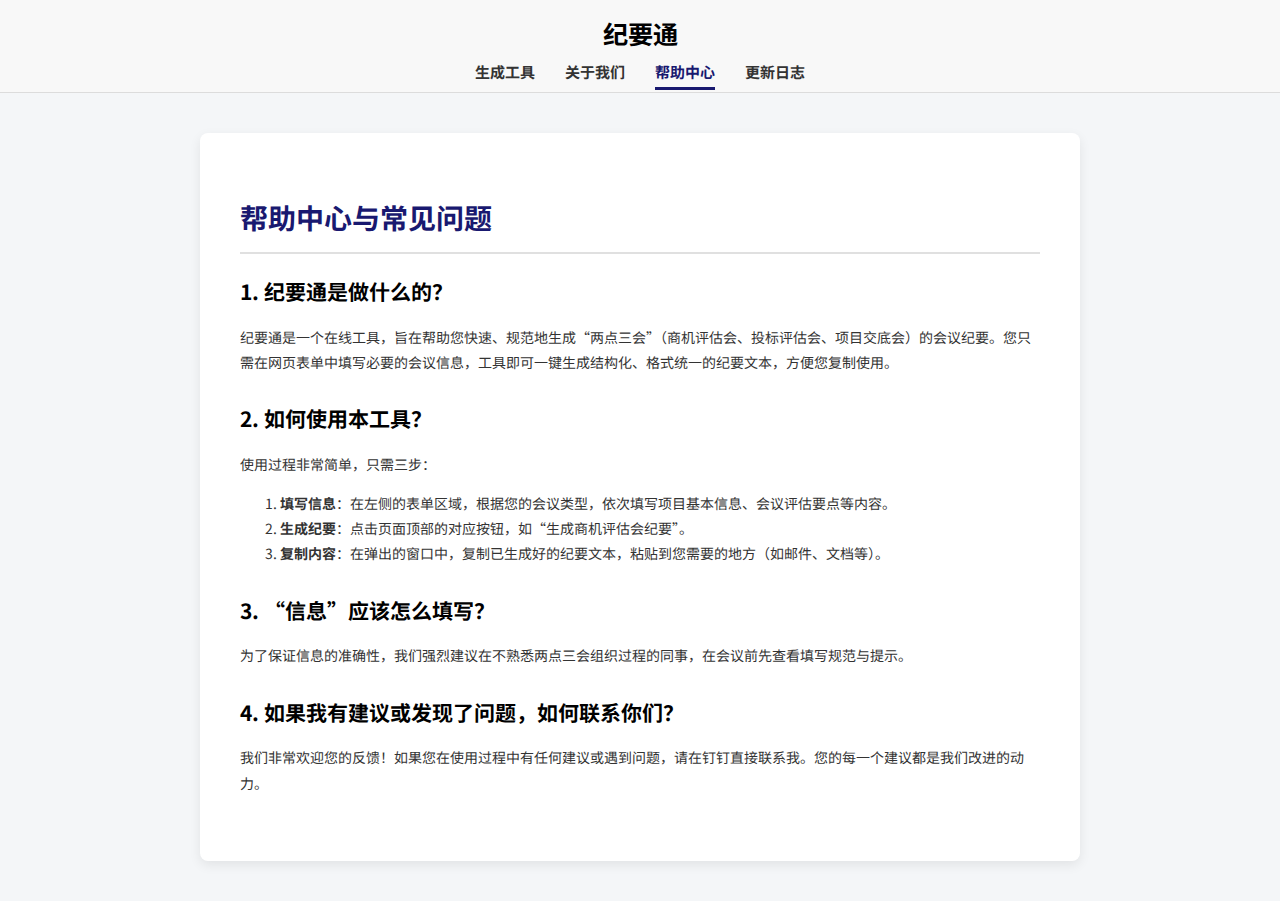
<file: help.html>
<!DOCTYPE html>
<html lang="zh-CN">
<head>
    <meta charset="UTF-8">
    <meta name="viewport" content="width=device-width, initial-scale=1.0">
    <title>帮助中心 - 纪要通</title>
    <link rel="stylesheet" href="style.css">
    <style>
        body { font-family: 'Noto Sans SC', sans-serif; background-color: #f4f6f8; margin: 0; }
        .content-container { max-width: 800px; margin: 40px auto; padding: 40px; background-color: #fff; border-radius: 8px; box-shadow: 0 4px 12px rgba(0,0,0,0.08); line-height: 1.8; }
        h1, h2 { color: #191970; border-bottom: 2px solid #e0e0e0; padding-bottom: 10px; }
        .faq-item { margin-bottom: 25px; }
        .faq-item h3 { margin: 0 0 10px 0; font-size: 1.5em; color: #000000; }
    </style>
    <link rel="icon" type="image/x-icon" href="app_icon.ico">

<script>
var _hmt = _hmt || [];
(function() {
  var hm = document.createElement("script");
  hm.src = "https://hm.baidu.com/hm.js?1afc24c2a44e933ca14643b1989e9b08";
  var s = document.getElementsByTagName("script")[0]; 
  s.parentNode.insertBefore(hm, s);
})();
</script>

</head>
<body>

    <nav class="navbar">
        <div class="nav-logo-container">
             <a href="index.html" class="nav-logo">纪要通</a>
        </div>
        <div class="nav-container">
            <ul class="nav-menu">
                <li><a href="index.html">生成工具</a></li>
                <li><a href="about.html">关于我们</a></li>
                <li><a href="help.html" class="active">帮助中心</a></li>
                <li><a href="blog.html">更新日志</a></li>
            </ul>
        </div>
    </nav>

    <div class="content-container">
        <h1>帮助中心与常见问题</h1>

        <div class="faq-item">
            <h3>1. 纪要通是做什么的？</h3>
            <p>纪要通是一个在线工具，旨在帮助您快速、规范地生成“两点三会”（商机评估会、投标评估会、项目交底会）的会议纪要。您只需在网页表单中填写必要的会议信息，工具即可一键生成结构化、格式统一的纪要文本，方便您复制使用。</p>
        </div>

        <div class="faq-item">
            <h3>2. 如何使用本工具？</h3>
            <p>使用过程非常简单，只需三步：</p>
            <ol>
                <li><strong>填写信息</strong>：在左侧的表单区域，根据您的会议类型，依次填写项目基本信息、会议评估要点等内容。</li>
                <li><strong>生成纪要</strong>：点击页面顶部的对应按钮，如“生成商机评估会纪要”。</li>
                <li><strong>复制内容</strong>：在弹出的窗口中，复制已生成好的纪要文本，粘贴到您需要的地方（如邮件、文档等）。</li>
            </ol>
        </div>

        <div class="faq-item">
            <h3>3. “信息”应该怎么填写？</h3>
            <p>为了保证信息的准确性，我们强烈建议在不熟悉两点三会组织过程的同事，在会议前先查看填写规范与提示。</p>
        </div>

        <div class="faq-item">
            <h3>4. 如果我有建议或发现了问题，如何联系你们？</h3>
            <p>我们非常欢迎您的反馈！如果您在使用过程中有任何建议或遇到问题，请在钉钉直接联系我。您的每一个建议都是我们改进的动力。</p>
        </div>
    </div>

</body>
</html>
</file>
<file: style.css>
@import url('https://fonts.googleapis.com/css2?family=Noto+Sans+SC:wght@400;700&display=swap');

/* General Body and App Styling */
body {
    font-family: 'Noto Sans SC', "Microsoft YaHei UI", sans-serif;
    margin: 0;
    background-color: #f0f0f0;
    color: #333;
    font-size: 14px;
}

#app-container {
    display: flex;
    flex-direction: column;
    height: 100vh;
}

/* Top Button Bar */
.top-bar {
    display: flex;
    align-items: center;
    padding: 8px 15px;
    background-color: #f8f8f8;
    border-bottom: 1px solid #dcdcdc;
    flex-shrink: 0;
}

.top-bar .btn {
    padding: 6px 16px;
    font-weight: bold;
    font-size: 14px;
    border: none;
    border-radius: 5px;
    color: white;
    cursor: pointer;
    transition: background-color 0.2s;
    margin: 0 5px;
}

.btn-generate { background-color: #4CAF50; }
.btn-generate:hover { background-color: #45a049; }

.btn-info { background-color: #e89127; }
.btn-info:hover { background-color: #c87a1e; }

.btn-io { background-color: #0078d4; }
.btn-io:hover { background-color: #005a9e; }

.btn-special { background-color: #8a2be2; }
.btn-special:hover { background-color: #7b24cb; }

.spacer { flex-grow: 1; }

/* Main Content Layout */
.main-content {
    display: flex;
    flex-grow: 1;
    overflow: hidden;
    padding: 10px;
}

.panel {
    background-color: #ffffff;
    border: 1px solid #dcdcdc;
    border-radius: 8px;
    box-shadow: 0 2px 8px rgba(0,0,0,0.05);
    overflow-y: auto;
    padding: 15px;
}

.left-panel { flex: 3; margin-right: 10px; }
.right-panel { flex: 2; }

/* Collapsible Sections */
.collapsible-section {
    border: 1px solid #ddd;
    border-radius: 8px;
    margin-bottom: 15px;
    background-color: #f9f9f9;
}

.collapsible-section summary {
    font-weight: bold;
    color: #191970;
    padding: 10px 15px;
    cursor: pointer;
    background-color: #e5ffb0;
    border-radius: 8px 8px 0 0;
    list-style: none; /* Remove default marker */
}
.collapsible-section summary::-webkit-details-marker { display: none; } /* Chrome/Safari */
.collapsible-section summary::marker { display: none; } /* Firefox */
.collapsible-section summary::before { content: '► '; }
.collapsible-section[open] > summary::before { content: '▼ '; }
.collapsible-section[open] > summary { border-bottom: 1px solid #ddd; }


.section-content {
    padding: 15px;
}

/* Form Elements Styling */
.form-row {
    margin-bottom: 12px;
    display: flex;
    flex-wrap: wrap;
    align-items: center;
}
.form-row > label:first-child {
    font-weight: bold;
    margin-right: 10px;
    min-width: 120px;
    text-align: right;
}
.form-row > input[type="text"],
.form-row > select,
.form-row > textarea {
    flex: 1 1 300px;
}

input, select, textarea, .btn {
    border: 1px solid #ccc;
    border-radius: 5px;
    padding: 6px 8px;
    font-size: 14px;
    box-sizing: border-box;
    width: 100%;
}

input[disabled], select[disabled], textarea[disabled] {
    background-color: #f0f0f0;
    color: #999;
}
textarea { resize: vertical; }

.inline-group {
    display: flex;
    align-items: center;
    gap: 10px;
    flex: 1;
}
.inline-group label {
    white-space: nowrap;
}
.inline-group input, .inline-group select {
    flex-grow: 1;
}

.warning-text { color: red; font-weight: bold; margin: 0; padding-left: 130px; }
.info-text { color: red; font-weight: bold; font-size: 1.1em; }

/* Table Styling */
table {
    width: 100%;
    border-collapse: collapse;
    margin-top: 15px;
}
table th, table td {
    border: 1px solid #ddd;
    padding: 8px;
    text-align: left;
}
table th {
    background-color: #f2f2f2;
    font-weight: bold;
}
table tbody tr:nth-child(even) { background-color: #f9f9f9; }

/* Help Panel */
.help-title-button {
    display: block;
    width: 100%;
    text-align: left;
    background-color: #e5ffb0;
    border: 1px solid #ccc;
    border-radius: 5px;
    padding: 10px 15px;
    font-weight: bold;
    cursor: pointer;
    text-decoration: none;
    color: #191970;
    box-sizing: border-box;
}
.help-content {
    background-color: #fafff0;
    border: 1px solid #ddd;
    border-top: none;
    border-radius: 0 0 8px 8px;
    padding: 15px;
    height: calc(100% - 50px);
    overflow-y: auto;
}

/* Modal / Dialog Styling */
.modal-overlay {
    position: fixed;
    top: 0; left: 0;
    width: 100%; height: 100%;
    background-color: rgba(0,0,0,0.5);
    display: flex;
    justify-content: center;
    align-items: center;
    z-index: 1000;
}
.modal-content {
    background-color: white;
    padding: 20px;
    border-radius: 8px;
    min-width: 555px;
    max-width: 80%;
    min-height: 500px;
    max-height: 90vh;
    display: flex;
    flex-direction: column;
}
.modal-content.wide { min-width: 700px; }
.modal-content h3 { margin-top: 0; }
.modal-content textarea { flex-grow: 1; margin: 10px 0; }
.modal-content .btn { align-self: flex-end; margin-top: 10px; }
.small-text { font-size: 0.9em; color: #666; margin-top: -10px; }

/* Specific Modal Styles */
#pm-query-modal .table-container { max-height: 300px; overflow-y: auto; border: 1px solid #ddd; }
.result-group, .table-group { margin-bottom: 15px; }
.filter-controls { display: flex; gap: 10px; margin-bottom: 10px; }

.attendees-form {
    border: 1px solid #eee;
    padding: 15px;
    border-radius: 5px;
    margin-bottom: 10px;
}

.email-controls { display: flex; align-items: center; margin-bottom: 10px; }
.email-checklist-container {
    max-height: 250px;
    overflow-y: auto;
    border: 1px solid #eee;
    padding: 10px;
    margin-bottom: 10px;
}

/* --- “重新同步部门”按钮的专属样式 --- */

/* 按钮的默认样式 */
#email-refresh-btn {
    background-color: #ababab; /* 按钮的默认背景颜色 (当前为灰色) */
    color: rgb(255, 255, 255);             /* 按钮的文字颜色 */
    border: none;             /* 移除边框，让它看起来更干净 */
    transition: background-color 0.2s; /* 添加一个平滑的颜色过渡效果 */
}

/* 鼠标悬停在按钮上时的样式 */
#email-refresh-btn:hover {
    background-color: #838383; /* 悬停时颜色变深 */
}

/* 鼠标按下按钮时的样式 (这就是您要的“按下变色”) */
#email-refresh-btn:active {
    background-color: #ababab; /* 按下时颜色变得更深 */
    transform: translateY(1px); /* 添加一个轻微的下沉效果，模拟按下的感觉 */
}


/* --- 邮件弹窗中两个按钮的统一样式 --- */

/* 按钮的默认样式 (同时作用于两个按钮) */
#email-refresh-btn,
#email-add-btn {
    background-color: #6c757d; /* 按钮的默认背景颜色 (当前为灰色) */
    color: white;             /* 按钮的文字颜色 */
    border: none;             /* 移除边框 */
    padding: 6px 12px;        /* 内边距 */
    border-radius: 5px;       /* 圆角 */
    cursor: pointer;          /* 鼠标悬停时显示手形图标 */
    transition: background-color 0.2s; /* 添加平滑的颜色过渡效果 */
}

/* 鼠标悬停在按钮上时的样式 */
#email-refresh-btn:hover,
#email-add-btn:hover {
    background-color: #5a6268; /* 悬停时颜色变深 */
}

/* 鼠标按下按钮时的样式 */
#email-refresh-btn:active,
#email-add-btn:active {
    background-color: #495057; /* 按下时颜色变得更深 */
    transform: translateY(1px); /* 添加轻微的下沉效果 */
}

/* --- 确保邮件弹窗中头部控件垂直对齐 --- */

.email-controls {
    display: flex;         /* 启用 Flexbox 布局 */
    align-items: center; /* 核心：让容器内所有元素垂直居中对齐 */
    gap: 8px;              /* 为按钮之间添加一点间距，更美观 */
}

/* 可选：为按钮强制设定一个最小高度来确保视觉上绝对一致。
  这可以覆盖掉之前对这两个按钮的样式，或者您可以将之前的样式合并到这里。
*/
#email-refresh-btn,
#email-add-btn {
    min-height: 32px; /* 设置一个最小高度值 */
    box-sizing: border-box; /* 确保 padding 和 border 被正确计算在高度内 */
}


/* --- 动态创建的“移除”按钮的专属样式 --- */

.btn-remove {
    background-color: #dc3545;
    color: white;
    border: none;
    /* 在这一行值的后面加上 !important */
    padding: 6px 20px !important; 
    font-size: 13px;
    border-radius: 4px;
    cursor: pointer;
    margin-left: 10px;
    transition: background-color 0.2s;
    white-space: nowrap; 
}

.btn-remove:hover {
    background-color: #c82333; /* 鼠标悬停时颜色变深 */
}

.btn-remove:active {
    background-color: #bd2130; /* 鼠标按下时颜色变得更深 */
    transform: translateY(1px);
}





/* --- 统一所有弹窗中的“关闭”按钮样式 --- */

/* 这里我们使用属性选择器 [id^="close-"] 
  它会选取所有 id 属性值以 "close-" 开头的按钮元素
*/
button[id^="close-"] {
    background-color: #6c757d; /* 设置一个统一的灰色背景 */
    color: white;             /* 文字为白色 */
    border: 1px solid #6c757d;
    padding: 6px 16px;
    font-size: 14px;
    border-radius: 5px;
    cursor: pointer;
    transition: background-color 0.2s;
}

/* 鼠标悬停时的样式 */
button[id^="close-"]:hover {
    background-color: #5a6268;
    border-color: #545b62;
}

/* 鼠标按下时的样式 */
button[id^="close-"]:active {
    background-color: #495057;
    border-color: #495057;
}

/* --- 为项目经理查询弹窗的“自动匹配结果”区域添加分割线 --- */

.result-group {
    border-top: 1px solid #8f8f8f;    /* 在顶部添加一条1像素宽的浅灰色实线 */
    border-bottom: 1px solid #8f8f8f; /* 在底部添加一条1像素宽的浅灰色实线 */
    padding-top: 10px;               /* 增加顶部的内边距，让文字和线条之间有呼吸空间 */
    padding-bottom: 10px;            /* 增加底部的内边距 */
    margin-bottom: 0px;             /* 增加和下方“人员列表查询”区域的外边距，让整体布局更舒适 */
}

/* --- 导航栏样式 (Logo居中版) --- */
.navbar {
    background-color: #f8f8f8;
    border-bottom: 1px solid #dcdcdc;
    padding: 10px 20px; /* 增加一点上下内边距 */
    text-align: center; /* 关键：让内部的块级元素可以居中 */
}

/* 新增的Logo容器样式 */
.nav-logo-container {
    padding-bottom: 5px; /* 在Logo和导航链接之间创建一点间距 */
}

.nav-container {
    max-width: 1200px;
    margin: 0 auto;
    display: flex;
    justify-content: center; /* 关键：让导航菜单在容器内居中 */
    align-items: center;
    /* 移除了固定的 height */
}
.nav-logo {
    font-size: 1.8em; /* 稍微增大Logo字体 */
    font-weight: bold;
    color: #000000;
    text-decoration: none;
    display: inline-block; /* 确保Logo可以应用text-align */
    padding: 5px 0;
}
.nav-menu {
    /* ... (这部分样式保持不变) ... */
    list-style: none;
    display: flex;
    gap: 30px; 
    margin: 0;
    padding: 0;
}

/* --- 导航链接的通用样式 --- */
.nav-menu a {
    text-decoration: none;
    color: #333;
    font-weight: bold;
    font-size: 15px;
    padding-bottom: 5px; /* 在文字下方留出一点空间给下划线 */
    transition: color 0.2s, border-bottom-color 0.2s; /* 平滑过渡效果 */
    border-bottom: 3px solid transparent; /* 关键：默认有一条看不见的（透明的）下划线占位 */
}

/* --- 鼠标悬停时的样式 --- */
.nav-menu a:hover {
    color: #4CAF50; /* 鼠标悬停时文字变绿 */
}

/* --- 当前激活页面的链接样式 --- */
.nav-menu a.active {
    color: #191970; /* 激活时文字变为深蓝色 */
    border-bottom-color: #191970; /* 关键：将透明的下划线变为深蓝色，使其可见 */
}


/* --- 邮件弹窗部门列表样式优化 --- */

/* 这是控制每一行布局的核心 */
.mail-dept-item {
    display: grid;
    /* * 定义三列的宽度:
     * 1. auto:  复选框列，宽度自动适应内容（非常窄）
     * 2. 1fr:   部门名称列，占据所有剩余的可用空间（非常宽）
     * 3. auto:  移除按钮列，宽度自动适应按钮文字
     */
    grid-template-columns: auto 1fr auto; 
    
    gap: 15px; /* 在三列之间增加一些间距 */
    align-items: center; /* 垂直居中对齐行内的所有元素 */
    padding: 8px 5px; /* 增加每行上下的间距，让列表不那么拥挤 */
    border-bottom: 1px solid #eee; /* 在每行之间添加一个细微的分割线 */
}

/* 最后一项不需要下边框 */
.mail-dept-item:last-child {
    border-bottom: none;
}

/* --- 优化三列中的具体元素 --- */

/* 1. 复选框列 */
.mail-dept-item input[type="checkbox"] {
    justify-self: center; /* 让复选框在自己的小格子(auto)里居中 */
    margin: 0; /* 移除默认边距 */
}

/* 2. 部门名称列 */
.mail-dept-item span {
    text-align: left; /* 确保部门名称是左对齐的 */
    font-size: 14px;
    color: #333;
    
    /* 防止名称过长时破坏布局 */
    white-space: nowrap; 
    overflow: hidden;
    text-overflow: ellipsis; /* 如果名称实在太长，用...省略 */
}

/* 新增：让邮件弹窗中的下拉框跨越两列 */
.mail-dept-item > select {
    grid-column: 1 / 3; /* 关键：让下拉框从第1列开始，到第3列结束（即跨越1、2两列） */
}
</file>
